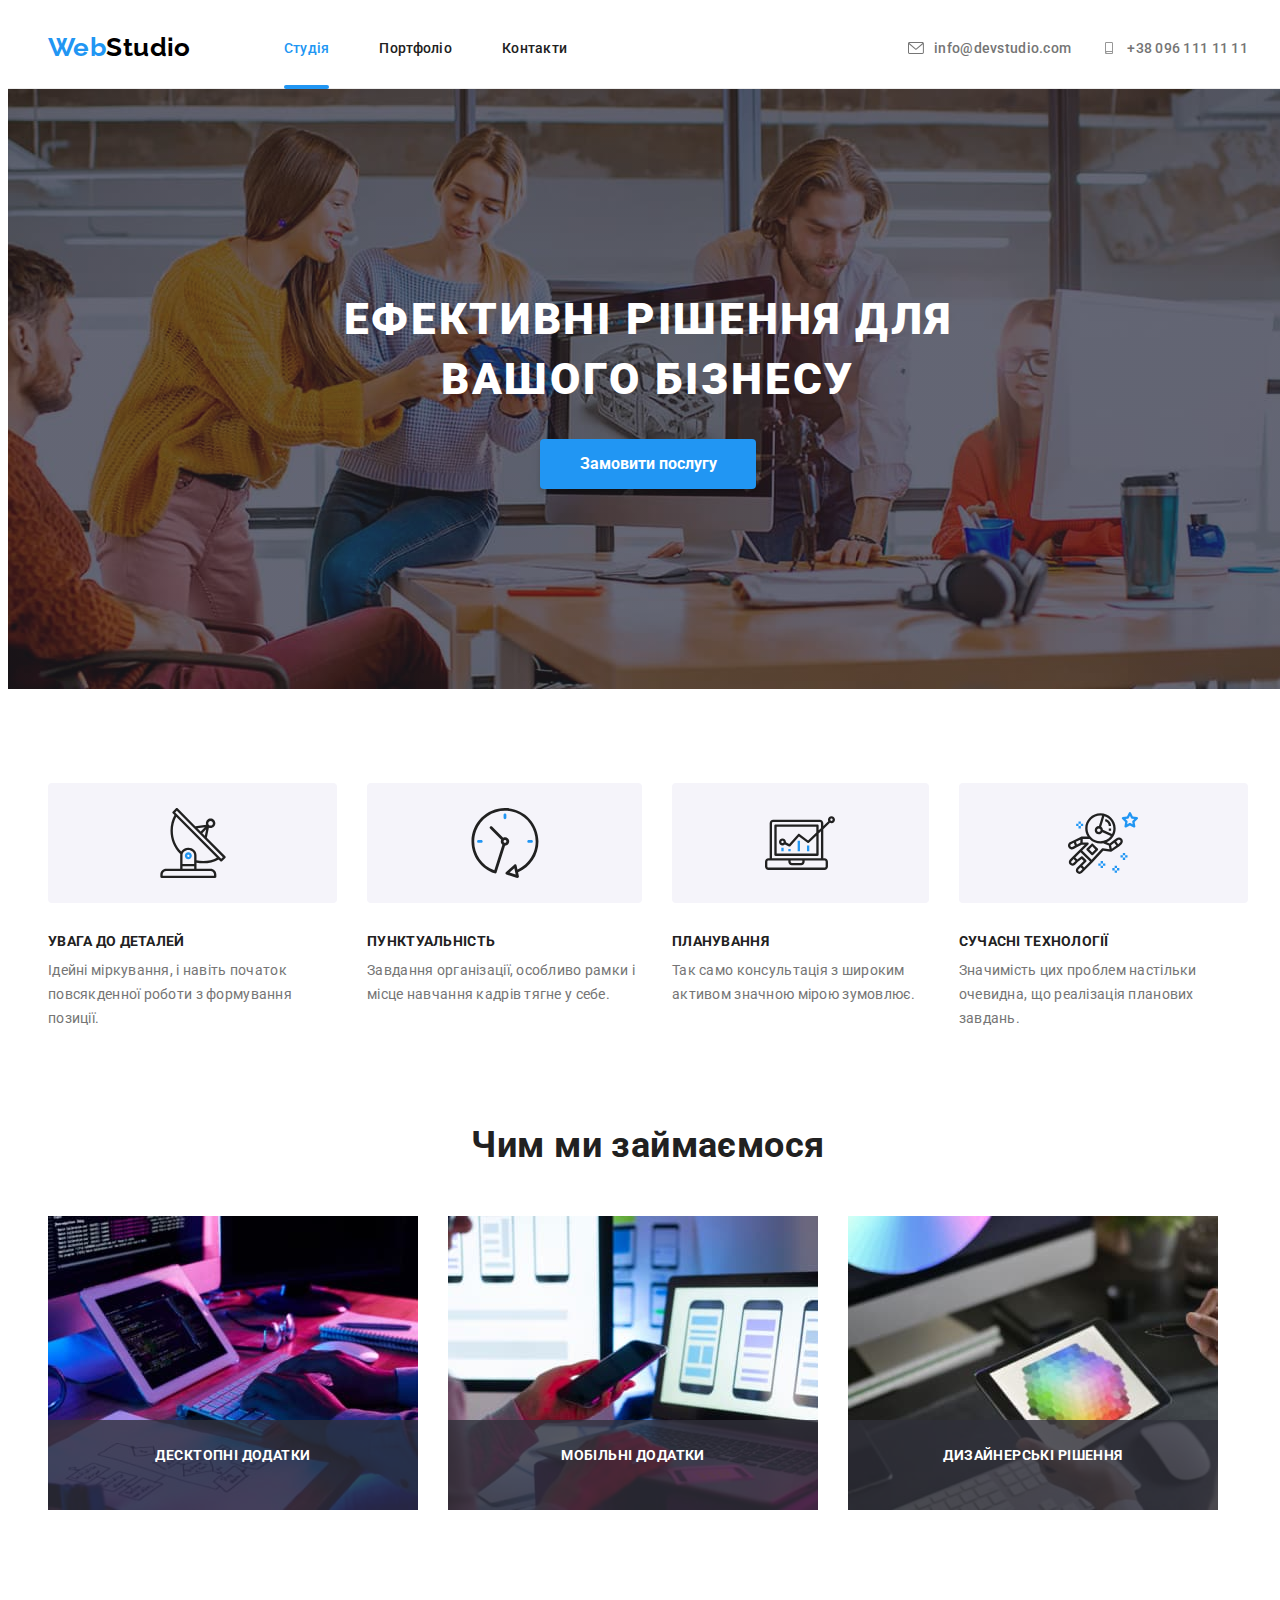
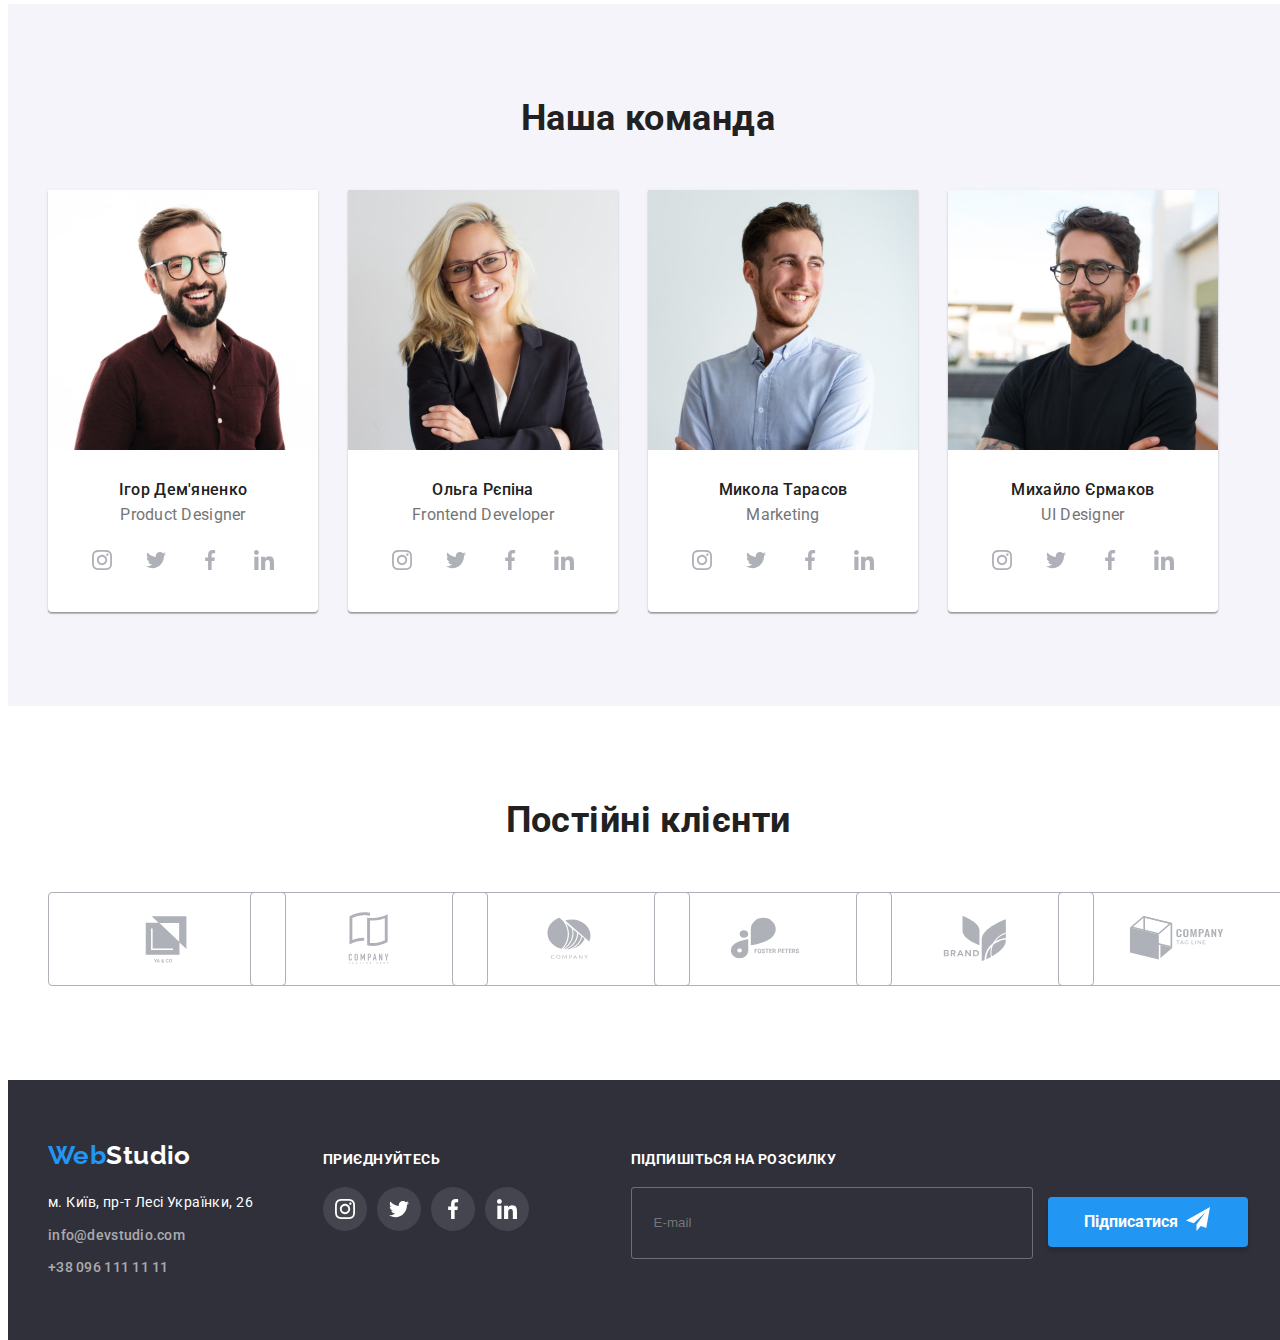
<file: index.html>
<!DOCTYPE html>
<html lang="uk">

<head>
    <meta charset="UTF-8">
    <meta http-equiv="X-UA-Compatible" content="IE=edge">
    <meta name="viewport" content="width=device-width, initial-scale=1.0">
    <title>WebStudio</title>
    <link rel="stylesheet" href="https://cdnjs.cloudflare.com/ajax/libs/modern-normalize/1.1.0/modern-normalize.min.css"
        integrity="sha512-wpPYUAdjBVSE4KJnH1VR1HeZfpl1ub8YT/NKx4PuQ5NmX2tKuGu6U/JRp5y+Y8XG2tV+wKQpNHVUX03MfMFn9Q=="
        crossorigin="anonymous" referrerpolicy="no-referrer" />
    <link rel="preconnect" href="https://fonts.googleapis.com">
    <link rel="preconnect" href="https://fonts.gstatic.com" crossorigin>
    <link
        href="https://fonts.googleapis.com/css2?family=Raleway:wght@700&family=Roboto:wght@400;500;700;900&display=swap"
        rel="stylesheet">
    <link rel="stylesheet" href="./css/style.css">
</head>

<body>
    <div class="wrapper">
        <header class="page-header">
            <div class="container site-header">
                <a href="./index.html" class="logo site-logo"><span lang="en"><span
                            class="logo accent">Web</span>Studio</span></a>
                <nav class="site-main">
                    <ul class="site-nav list">
                        <li class="item studio-item">
                            <a href="#studio" class="link current">Студія</a>
                        </li>
                        <li class="item">
                            <a href="./portfolio.html" class="link ">Портфоліо</a>
                        </li>
                        <li class="item">
                            <a href="#contacts" class="link">Контакти</a>
                        </li>
                    </ul>
                </nav>
                <ul class="site-contacts list">
                    <li class="item contacts-item">
                        <a href="mailto:info@devstudio.com" class="cont" aria-label="envelope">
                            <svg class="site-icon" width="16" height="12">
                                <use href="./images/symbol-defs.svg#icon-envelope"></use>
                            </svg>info@devstudio.com</a>
                    </li>
                    <li class="item contacts-item">
                        <a href="tel:+380961111111" class="cont" aria-label="smartphone">
                            <svg class="site-icon" width="16" height="12">
                                <use href="./images/symbol-defs.svg#icon-smartphone"></use>
                            </svg>+38 096 111 11 11</a>
                    </li>
                </ul>
            </div>
        </header>

        <main class="main">
            <!-- HERO -->
            <section class="hero">
                <div class="overlay">
                    <h1 class="hero-title" id="studio">Ефективні рішення для <br>вашого бізнесу</h1>
                    <button data-modal-open type="button" class="hero-button main-button">Замовити послугу</button>
                </div>
            </section>
            <!-- PLUSES -->
            <section class="pluses">
                <div class="container">
                    <h2 class="visually-hidden">Наші переваги</h2>
                    <ul class="list pluses-list">
                        <li class="pluses-item">
                            <div class="pluses-thumb">
                                <svg class="pluses-icon" width="70" height="70" aria-label="иконка спутниковая антена">
                                    <use href="./images/symbol-defs.svg#icon-antenna"></use>
                                </svg>
                            </div>
                            <h3 class="pluses-title">УВАГА ДО ДЕТАЛЕЙ</h3>
                            <p class="pluses-subtitle">Ідейні міркування, і навіть початок повсякденної роботи з
                                формування
                                позиції.</p>
                        </li>
                        <li class="pluses-item">
                            <div class="pluses-thumb">
                                <svg class="pluses-icon" width="70" height="70" aria-label="иконка аналоговые часы">
                                    <use href="./images/symbol-defs.svg#icon-clock"></use>
                                </svg>
                            </div>
                            <h3 class="pluses-title">ПУНКТУАЛЬНІСТЬ</h3>
                            <p class="pluses-subtitle">Завдання організації, особливо рамки і місце навчання кадрів
                                тягне у
                                себе.</p>
                        </li>
                        <li class="pluses-item">
                            <div class="pluses-thumb">
                                <svg class="pluses-icon" width="70" height="70"
                                    aria-label="иконка диаграмма на мониторе">
                                    <use href="./images/symbol-defs.svg#icon-diagram"></use>
                                </svg>
                            </div>
                            <h3 class="pluses-title">ПЛАНУВАННЯ</h3>
                            <p class="pluses-subtitle">Так само консультація з широким активом значною мірою зумовлює.
                            </p>
                        </li>
                        <li class="pluses-item">
                            <div class="pluses-thumb">
                                <svg class="pluses-icon" width="70" height="70" aria-label="иконка астронавт">
                                    <use href="./images/symbol-defs.svg#icon-astronaut"></use>
                                </svg>
                            </div>
                            <h3 class="pluses-title">СУЧАСНІ ТЕХНОЛОГІЇ</h3>
                            <p class="pluses-subtitle">Значимість цих проблем настільки очевидна, що реалізація планових
                                завдань.</p>
                        </li>
                    </ul>
                </div>
            </section>
            <!-- ACTIVITIES -->
            <section class="section activities">
                <div class="container">
                    <h2 class="heading">Чим ми займаємося</h2>
                    <ul class="list activities-list">
                        <li class="activities-elem">
                            <img src="./images/box1.jpg" alt="Процесс написання коду" width="370">
                            <div class="inner-activities">
                                <p class="white-title">Десктопні додатки</p>
                            </div>
                        </li>
                        <li class="activities-elem">
                            <img src="./images/box2.jpg" alt="Розробка макету для мобільного застосунку" width="370">
                            <div class="inner-activities">
                                <p class="white-title">Мобільні додатки</p>
                            </div>
                        </li>
                        <li class="activities-elem">
                            <img src="./images/box3.jpg" alt="Градієнт кольорів на планшеті" width="370">
                            <div class="inner-activities">
                                <p class="white-title">Дизайнерські рішення</p>
                            </div>
                        </li>
                    </ul>
                </div>
            </section>
            <!-- OUR TEAM -->
            <section class="section">
                <div class="container">
                    <h2 class="heading">Наша команда</h2>
                    <ul class="list team-list">
                        <li class="team-elem"><img src="./images/igor.jpg" alt="Ігор Дем'яненко фото" width="270"
                                class="team-img">
                            <div class="inner-container">
                                <h3 class="team-title">Ігор Дем'яненко</h3>
                                <p class="team-subtitle"><span lang="en">Product Designer</span></p>
                                <ul class="list social-list">
                                    <li class="social-item">
                                        <a href="#" class="social-link" aria-label="иконка инстаграм">
                                            <svg class="social-icon" width="20" height="20">
                                                <use href="./images/symbol-defs.svg#icon-instagram"></use>
                                            </svg>
                                        </a>
                                    </li>
                                    <li class="social-item">
                                        <a href="#" class="social-link" aria-label="иконка твиттер">
                                            <svg class="social-icon" width="20" height="20">
                                                <use href="./images/symbol-defs.svg#icon-twitter"></use>
                                            </svg>
                                        </a>
                                    </li>
                                    <li class="social-item">
                                        <a href="#" class="social-link" aria-label="иконка фейсбук">
                                            <svg class="social-icon" width="20" height="20">
                                                <use href="./images/symbol-defs.svg#icon-facebook"></use>
                                            </svg>
                                        </a>
                                    </li>
                                    <li class="social-item">
                                        <a href="#" class="social-link" aria-label="иконка линкедин">
                                            <svg class="social-icon" width="20" height="20">
                                                <use href="./images/symbol-defs.svg#icon-linkedin"></use>
                                            </svg>
                                        </a>
                                    </li>
                                </ul>
                            </div>
                        </li>
                        <li class="team-elem"><img src="./images/olya.jpg" alt="Ольга Рєпіна фото" width="270"
                                class="team-img">
                            <div class="inner-container">
                                <h3 class="team-title">Ольга Рєпіна</h3>
                                <p class="team-subtitle"><span lang="en">Frontend Developer</span></p>
                                <ul class="list social-list">
                                    <li class="social-item">
                                        <a href="#" class="social-link" aria-label="иконка инстаграм">
                                            <svg class="social-icon" width="20" height="20">
                                                <use href="./images/symbol-defs.svg#icon-instagram"></use>
                                            </svg>
                                        </a>
                                    </li>
                                    <li class="social-item">
                                        <a href="#" class="social-link" aria-label="иконка твиттер">
                                            <svg class="social-icon" width="20" height="20">
                                                <use href="./images/symbol-defs.svg#icon-twitter"></use>
                                            </svg>
                                        </a>
                                    </li>
                                    <li class="social-item">
                                        <a href="#" class="social-link" aria-label="иконка фейсбук">
                                            <svg class="social-icon" width="20" height="20">
                                                <use href="./images/symbol-defs.svg#icon-facebook"></use>
                                            </svg>
                                        </a>
                                    </li>
                                    <li class="social-item">
                                        <a href="#" class="social-link" aria-label="иконка линкедин">
                                            <svg class="social-icon" width="20" height="20">
                                                <use href="./images/symbol-defs.svg#icon-linkedin"></use>
                                            </svg>
                                        </a>
                                    </li>
                                </ul>
                            </div>
                        </li>
                        <li class="team-elem"><img src="./images/mykola.jpg" alt="Микола Тарасов фото" width="270"
                                class="team-img">
                            <div class="inner-container">
                                <h3 class="team-title">Микола Тарасов</h3>
                                <p class="team-subtitle"><span lang="en">Marketing</span></p>
                                <ul class="list social-list">
                                    <li class="social-item">
                                        <a href="#" class="social-link" aria-label="иконка инстаграм">
                                            <svg class="social-icon" width="20" height="20">
                                                <use href="./images/symbol-defs.svg#icon-instagram"></use>
                                            </svg>
                                        </a>
                                    </li>
                                    <li class="social-item">
                                        <a href="#" class="social-link" aria-label="иконка твиттер">
                                            <svg class="social-icon" width="20" height="20">
                                                <use href="./images/symbol-defs.svg#icon-twitter"></use>
                                            </svg>
                                        </a>
                                    </li>
                                    <li class="social-item">
                                        <a href="#" class="social-link" aria-label="иконка фейсбук">
                                            <svg class="social-icon" width="20" height="20">
                                                <use href="./images/symbol-defs.svg#icon-facebook"></use>
                                            </svg>
                                        </a>
                                    </li>
                                    <li class="social-item">
                                        <a href="#" class="social-link" aria-label="иконка линкедин">
                                            <svg class="social-icon" width="20" height="20">
                                                <use href="./images/symbol-defs.svg#icon-linkedin"></use>
                                            </svg>
                                        </a>
                                    </li>
                                </ul>
                            </div>
                        </li>
                        <li class="team-elem"><img src="./images/myhailo.jpg" alt="Михайло Єрмаков фото" width="270"
                                class="team-img">
                            <div class="inner-container">
                                <h3 class="team-title">Михайло Єрмаков</h3>
                                <p class="team-subtitle"><span lang="en">UI Designer</span></p>
                                <ul class="list social-list">
                                    <li class="social-item">
                                        <a href="#" class="social-link" aria-label="иконка инстаграм">
                                            <svg class="social-icon" width="20" height="20">
                                                <use href="./images/symbol-defs.svg#icon-instagram"></use>
                                            </svg>
                                        </a>
                                    </li>
                                    <li class="social-item">
                                        <a href="#" class="social-link" aria-label="иконка твиттер">
                                            <svg class="social-icon" width="20" height="20">
                                                <use href="./images/symbol-defs.svg#icon-twitter"></use>
                                            </svg>
                                        </a>
                                    </li>
                                    <li class="social-item">
                                        <a href="#" class="social-link" aria-label="иконка фейсбук">
                                            <svg class="social-icon" width="20" height="20">
                                                <use href="./images/symbol-defs.svg#icon-facebook"></use>
                                            </svg>
                                        </a>
                                    </li>
                                    <li class="social-item">
                                        <a href="#" class="social-link" aria-label="иконка линкедин">
                                            <svg class="social-icon" width="20" height="20">
                                                <use href="./images/symbol-defs.svg#icon-linkedin"></use>
                                            </svg>
                                        </a>
                                    </li>
                                </ul>
                            </div>
                        </li>
                    </ul>
                </div>
            </section>
            <!-- CLIENTS -->
            <section class="section">
                <div class="container ">
                    <h2 class="heading">Постійні клієнти</h2>
                    <ul class="list clients-list">
                        <li class="clients-item"><a href="#" class="clients-link " aria-label="company ya and co">
                                <svg class="clients-icon" width="106" height="60">
                                    <use href="./images/symbol-defs.svg#icon-ya-co"></use>
                                </svg>
                            </a>
                        </li>
                        <li class="clients-item"><a href="#" class="clients-link" aria-label="company tagline here">
                                <svg class="clients-icon" width="106" height="60">
                                    <use href="./images/symbol-defs.svg#icon-company-first"></use>
                                </svg>
                            </a>
                        </li>
                        <li class="clients-item"><a href="#" class="clients-link" aria-label="company">
                                <svg class="clients-icon" width="106" height="60">
                                    <use href="./images/symbol-defs.svg#icon-company-second"></use>
                                </svg>
                            </a>
                        </li>
                        <li class="clients-item"><a href="#" class="clients-link" aria-label="company foster peters">
                                <svg class="clients-icon" width="106" height="60">
                                    <use href="./images/symbol-defs.svg#icon-foster-peters"></use>
                                </svg>
                            </a>
                        </li>
                        <li class="clients-item"><a href="#" class="clients-link" aria-label="company brand">
                                <svg class="clients-icon" width="106" height="60">
                                    <use href="./images/symbol-defs.svg#icon-brand"></use>
                                </svg>
                            </a>
                        </li>
                        <li class="clients-item"><a href="#" class="clients-link" aria-label="company tag-line">
                                <svg class="clients-icon" width="106" height="60">
                                    <use href="./images/symbol-defs.svg#icon-tag-line"></use>
                                </svg>
                            </a>
                        </li>
                    </ul>
                </div>
            </section>
        </main>

        <footer class="footer">
            <div class="container site-footer">
                <div class="footer-address-container">
                    <a href="./index.html" class="logo bottom-logo"><span lang="en"><span
                                class="logo accent">Web</span>Studio</span></a>
                    <address class="address" id="contacts">
                        <a href="https://www.google.com/maps?q=%D0%BC.+%D0%9A%D0%B8%D1%97%D0%B2,+%D0%BF%D1%80-%D1%82+%D0%9B%D0%B5%D1%81%D1%96+%D0%A3%D0%BA%D1%80%D0%B0%D1%97%D0%BD%D0%BA%D0%B8,+26&rlz=1C1BNSD_enUA990UA990&um=1&ie=UTF-8&sa=X&ved=2ahUKEwjdwaa5x5T7AhUQuIsKHSxBDPwQ_AUoAXoECAEQAw"
                            target="_blank" rel="noopener noreferrer" class="location">м. Київ, пр-т Лесі Українки,
                            26</a>
                        <ul class="list footer-list">
                            <li class="footer-elem"><a href="mailto:info@devstudio.com"
                                    class="addr">info@devstudio.com</a>
                            </li>
                            <li class="footer-elem"><a href="tel:+380961111111" class="addr">+38 096 111 11 11</a></li>
                        </ul>
                    </address>
                </div>
                <div class="footer-social-container">
                    <p class="white-title">приєднуйтесь</p>
                    <ul class="list social-list">
                        <li class="social-item">
                            <a href="#" class="social-link footer-link" aria-label="иконка инстаграм">
                                <svg class=" footer-icon" width="20" height="20">
                                    <use href="./images/symbol-defs.svg#icon-instagram"></use>
                                </svg>
                            </a>
                        </li>
                        <li class="social-item">
                            <a href="#" class="social-link footer-link" aria-label="иконка твиттер">
                                <svg class=" footer-icon" width="20" height="20">
                                    <use href="./images/symbol-defs.svg#icon-twitter"></use>
                                </svg>
                            </a>
                        </li>
                        <li class="social-item">
                            <a href="#" class="social-link footer-link" aria-label="иконка фейсбук">
                                <svg class=" footer-icon" width="20" height="20">
                                    <use href="./images/symbol-defs.svg#icon-facebook"></use>
                                </svg>
                            </a>
                        </li>
                        <li class="social-item">
                            <a href="#" class="social-link footer-link" aria-label="иконка линкедин">
                                <svg class=" footer-icon" width="20" height="20">
                                    <use href="./images/symbol-defs.svg#icon-linkedin"></use>
                                </svg>
                            </a>
                        </li>
                    </ul>
                </div>
                <div class="footer-submit-form">
                    <p class="white-title">Підпишіться на розсилку</p>

                    <input type="email" class="form__subcribe" name="email" id="email" placeholder="E-mail" required>
                    <label for="email"></label>
                    <button type="submit" class="main-button form__button--submit">Підписатися
                        <svg class="submit-icon" width="24" height="24">
                            <use href="./images/symbol-defs.svg#icon-send"></use>
                        </svg>
                    </button>
                </div>
        </footer>
        <!-- BACKDROP -->
        <div data-modal class="backdrop is-hidden">
            <div class="modal">
                <div class="modal-container">
                    <button class="close-button" data-modal-close type="button">
                        <svg class="modal-icon" width="18" height="18" aria-label="иконка с крестиком">
                            <use href="./images/symbol-defs.svg#icon-close-black"></use>
                        </svg>
                    </button>
                </div>
                <form class="form">
                    <h2 class="form__title">Залиште свої дані, ми вам передзвонимо</h2>
                    <label for="name" class="form__label">Ім'я</label>
                    <div class="form__field">
                        <input type="text" class="form__input" name="name" id="name" required>
                        <svg class="form__icon" width="22" height="20">
                            <use href="./images/symbol-defs.svg#icon-person"></use>
                        </svg>
                    </div>
                    <label for="tel" class="form__label">Телефон</label>
                    <div class="form__field">
                        <input type="tel" class="form__input" name="tel" id="tel" required>
                        <svg class="form__icon" width="22" height="20">
                            <use href="./images/symbol-defs.svg#icon-phone"></use>
                        </svg>
                    </div>
                    <label for="mail" class="form__label">Пошта</label>
                    <div class="form__field">
                        <input type="email" class="form__input" name="mail" id="mail" required>
                        <svg class="form__icon" width="22" height="20">
                            <use href="./images/symbol-defs.svg#icon-email"></use>
                        </svg>
                    </div>
                    <div class="form__field form__field--textarea">
                        <label for="comment" class="form__label">Коментар</label>
                        <textarea class="form__comment form__input" name="comment" id="comment" rows="7"
                            placeholder="Введіть текст"></textarea>
                    </div>

                    <div class="form__checkbox">
                        <label for="checkbox" class="checkbox__label">
                            <input class="checkbox__input visually-hidden" type="checkbox" name="checkbox" id="checkbox"
                                required>
                            <svg class="checkbox__icon" width="16" height="15">
                                <use href="./images/symbol-defs.svg#icon-check"></use>
                            </svg>
                            <span class="checkbox__vector"></span>
                            <span class="checkbox__text">Погоджуюся з розсилкою та приймаю <a href=""
                                    class="checkbox__link">Умови
                                    договору</a></span>
                        </label>
                    </div>

                    <div class="form__button--container">
                        <button type="submit" class="main-button form__button--send">Відправити</button>
                    </div>
                </form>
            </div>
        </div>
    </div>
    <script src="./js/modal.js"></script>
</body>

</html>
</file>
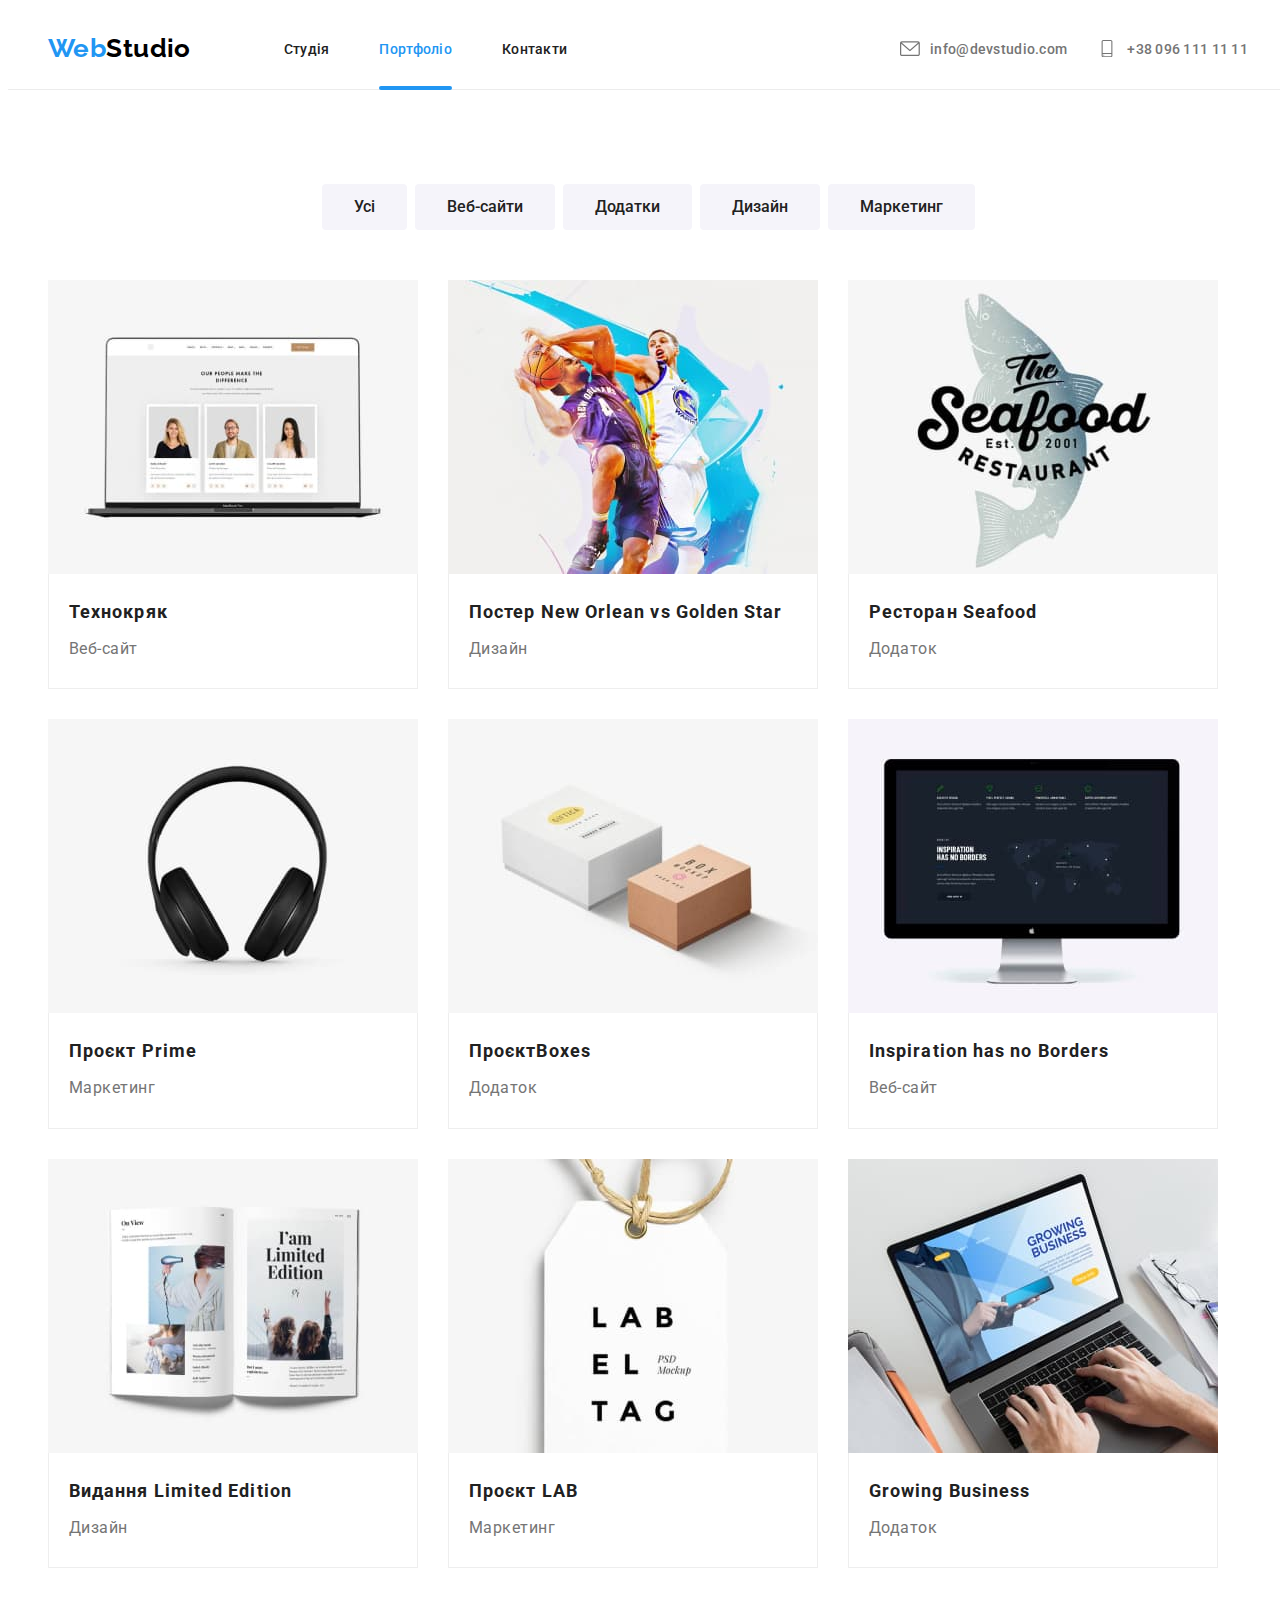
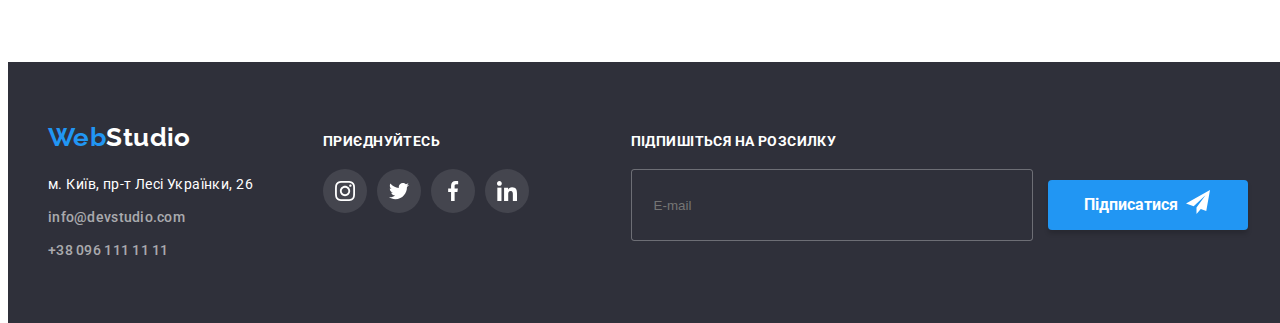
<file: portfolio.html>
<!DOCTYPE html>
<html lang="uk">

<head>
    <meta charset="UTF-8">
    <meta http-equiv="X-UA-Compatible" content="IE=edge">
    <meta name="viewport" content="width=device-width, initial-scale=1.0">

    <title>Document</title>
    <link rel="stylesheet" href="https://cdnjs.cloudflare.com/ajax/libs/modern-normalize/1.1.0/modern-normalize.min.css"
        integrity="sha512-wpPYUAdjBVSE4KJnH1VR1HeZfpl1ub8YT/NKx4PuQ5NmX2tKuGu6U/JRp5y+Y8XG2tV+wKQpNHVUX03MfMFn9Q=="
        crossorigin="anonymous" referrerpolicy="no-referrer" />
    <link rel="preconnect" href="https://fonts.googleapis.com">
    <link rel="preconnect" href="https://fonts.gstatic.com" crossorigin>
    <link
        href="https://fonts.googleapis.com/css2?family=Raleway:wght@700&family=Roboto:wght@400;500;700;900&display=swap"
        rel="stylesheet">
    <link rel="stylesheet" href="./css/style.css">
</head>

<body>
    <div class="wrapper">
        <header class="page-header">
            <div class="container site-header">
                <a href="./index.html" class="logo site-logo"><span lang="en"><span
                            class="logo accent">Web</span>Studio</span></a>
                <nav class="site-main">
                    <ul class="site-nav list">
                        <li class="item">
                            <a href="./index.html" class="link">Студія</a>
                        </li>
                        <li class="item studio-item">
                            <a href="#portfolio" class="link current">Портфоліо</a>
                        </li>
                        <li class="item">
                            <a href="#contacts" class="link">Контакти</a>
                        </li>
                    </ul>
                </nav>
                <ul class="site-contacts list">
                    <li class="item contacts-item">
                        <a href="mailto:info@devstudio.com" class="cont site-link" aria-label="envelope">
                            <svg class="site-icon" width="20" height="17.3">
                                <use href="./images/symbol-defs.svg#icon-envelope"></use>
                            </svg>info@devstudio.com</a>
                    </li>
                    <li class="item contacts-item">
                        <a href="tel:+380961111111" class="cont site-link" aria-label="smartphone">
                            <svg class="site-icon" width="20" height="17.3">
                                <use href="./images/symbol-defs.svg#icon-smartphone"></use>
                            </svg>+38 096 111 11 11</a>
                    </li>
                </ul>
            </div>
        </header>

        <main class="main">
            <section class="gallery">
                <div class="container gallery-container">
                    <h1 class="visually-hidden">Фільтр по елементам галереї</h1>
                    <ul class="list filter-list">
                        <li class="filter-item">
                            <button type="button" class="button">Усі</button>
                        </li>
                        <li class="filter-item">
                            <button type="button" class="button">Веб-сайти</button>
                        </li>
                        <li class="filter-item">
                            <button type="button" class="button">Додатки</button>
                        </li>
                        <li class="filter-item">
                            <button type="button" class="button">Дизайн</button>
                        </li>
                        <li class="filter-item">
                            <button type="button" class="button">Маркетинг</button>
                        </li>
                    </ul>
                    <h2 class="visually-hidden" id="portfolio">Галерея <span lang="en">WebStudio</span></h2>
                    <ul class="list gallery-portfolio">
                        <li class="gallery-elem">
                            <a href="" class="link gallery-elem-link">
                                <div class="gallery-thumb">
                                    <img src="./images/leptop.jpg" alt="Сторінка сайту Технокряк" width="370">
                                    <div class="gallery-overlay">
                                        <p class="gallery-info">Ресурс пропонує комплексні пропозиції з різним рівнем
                                            функціоналу та сервісів. Все це дозволить відвідувачу отримати
                                            вичерпні відомості про компанію <br>чи приватну особу</p>
                                    </div>
                                </div>
                                <div class="gallery-border-container">
                                    <h3 class="gallery-title">Технокряк</h3>
                                    <p class="gallery-subtitle">Веб-сайт</p>
                                </div>
                            </a>
                        </li>
                        <li class="gallery-elem">
                            <a href="" class="link gallery-elem-link">
                                <div class="gallery-thumb">
                                    <img src="./images/new-orlean.jpg" alt="Постер" width="370">
                                    <div class="gallery-overlay">
                                        <p class="gallery-info">Ресурс пропонує комплексні пропозиції з різним рівнем
                                            функціоналу та сервісів. Все це дозволить відвідувачу отримати
                                            вичерпні відомості про компанію <br>чи приватну особу</p>
                                    </div>
                                </div>
                                <div class="gallery-border-container">
                                    <h3 class="gallery-title">Постер <span lang="en">New Orlean vs Golden
                                            Star</span>
                                    </h3>
                                    <p class="gallery-subtitle">Дизайн</p>
                                </div>

                            </a>
                        </li>
                        <li class="gallery-elem">
                            <a href="" class="link gallery-elem-link">
                                <div class="gallery-thumb">
                                    <img src="./images/seafood.jpg" alt="Логотип" width="370">
                                    <div class="gallery-overlay">
                                        <p class="gallery-info">Ресурс пропонує комплексні пропозиції з різним рівнем
                                            функціоналу та сервісів. Все це дозволить відвідувачу отримати
                                            вичерпні відомості про компанію <br>чи приватну особу</p>
                                    </div>
                                </div>
                                <div class="gallery-border-container">
                                    <h3 class="gallery-title">Ресторан <span lang="en">Seafood</span> </h3>
                                    <p class="gallery-subtitle">Додаток</p>
                                </div>
                            </a>
                        </li>
                        <li class="gallery-elem">
                            <a href="" class="link gallery-elem-link">
                                <div class="gallery-thumb">
                                    <img src="./images/headphones.jpg" alt="Навушники" width="370">
                                    <div class="gallery-overlay">
                                        <p class="gallery-info">Ресурс пропонує комплексні пропозиції з різним рівнем
                                            функціоналу та сервісів. Все це дозволить відвідувачу отримати
                                            вичерпні відомості про компанію <br>чи приватну особу</p>
                                    </div>
                                </div>
                                <div class="gallery-border-container">
                                    <h3 class="gallery-title">Проєкт <span lang="en">Prime</span></h3>
                                    <p class="gallery-subtitle">Маркетинг</p>
                                </div>
                            </a>
                        </li>
                        <li class="gallery-elem">
                            <a href="" class="link gallery-elem-link">
                                <div class="gallery-thumb">
                                    <img src="./images/boxes.jpg" alt="Коробки" width="370">
                                    <div class="gallery-overlay">
                                        <p class="gallery-info">Ресурс пропонує комплексні пропозиції з різним рівнем
                                            функціоналу та сервісів. Все це дозволить відвідувачу отримати
                                            вичерпні відомості про компанію <br>чи приватну особу</p>
                                    </div>
                                </div>
                                <div class="gallery-border-container">
                                    <h3 class="gallery-title">Проєкт<span lang="en">Boxes</span></h3>
                                    <p class="gallery-subtitle">Додаток</p>
                                </div>

                            </a>
                        </li>
                        <li class="gallery-elem">
                            <a href="" class="link gallery-elem-link">
                                <div class="gallery-thumb">
                                    <img src="./images/monitor.jpg" alt="Монітор" width="370">
                                    <div class="gallery-overlay">
                                        <p class="gallery-info">Ресурс пропонує комплексні пропозиції з різним рівнем
                                            функціоналу та сервісів. Все це дозволить відвідувачу отримати
                                            вичерпні відомості про компанію <br>чи приватну особу</p>
                                    </div>
                                </div>
                                <div class="gallery-border-container">
                                    <h3 class="gallery-title"><span lang="en">Inspiration has no Borders</span></h3>
                                    <p class="gallery-subtitle">Веб-сайт</p>
                                </div>

                            </a>
                        </li>
                        <li class="gallery-elem">
                            <a href="" class="link gallery-elem-link">
                                <div class="gallery-thumb">
                                    <img src="./images/book.jpg" alt="Розгорнутий журнал" width="370">
                                    <div class="gallery-overlay">
                                        <p class="gallery-info">Ресурс пропонує комплексні пропозиції з різним рівнем
                                            функціоналу та сервісів. Все це дозволить відвідувачу отримати
                                            вичерпні відомості про компанію <br>чи приватну особу</p>
                                    </div>
                                </div>
                                <div class="gallery-border-container">
                                    <h3 class="gallery-title">Видання <span lang="en">Limited Edition</span></h3>
                                    <p class="gallery-subtitle">Дизайн</p>
                                </div>

                            </a>
                        </li>
                        <li class="gallery-elem">
                            <a href="" class="link gallery-elem-link">
                                <div class="gallery-thumb">
                                    <img src="./images/lab.jpg" alt="Постер" width="370">
                                    <div class="gallery-overlay">
                                        <p class="gallery-info">Ресурс пропонує комплексні пропозиції з різним рівнем
                                            функціоналу та сервісів. Все це дозволить відвідувачу отримати
                                            вичерпні відомості про компанію <br>чи приватну особу</p>
                                    </div>
                                </div>
                                <div class="gallery-border-container">
                                    <h3 class="gallery-title">Проєкт <span lang="en">LAB</span></h3>
                                    <p class="gallery-subtitle">Маркетинг</p>
                                </div>

                            </a>
                        </li>
                        <li class="gallery-elem">
                            <a href="" class="link gallery-elem-link">
                                <div class="gallery-thumb">
                                    <img src="./images/business.jpg" alt="Робота за ноутбуком" width="370">
                                    <div class="gallery-overlay">
                                        <p class="gallery-info">Ресурс пропонує комплексні пропозиції з різним рівнем
                                            функціоналу та сервісів. Все це дозволить відвідувачу отримати
                                            вичерпні відомості про компанію <br>чи приватну особу</p>
                                    </div>
                                </div>
                                <div class="gallery-border-container">
                                    <h3 class="gallery-title"><span lang="en">Growing Business</span></h3>
                                    <p class="gallery-subtitle">Додаток</p>
                                </div>
                            </a>
                        </li>
                    </ul>
                </div>
            </section>
        </main>

        <footer class="footer">
            <div class="container site-footer">
                <div class="footer-address-container">
                    <a href="./index.html" class="logo bottom-logo"><span lang="en"><span
                                class="logo accent">Web</span>Studio</span></a>
                    <address class="address" id="contacts">
                        <a href="https://www.google.com/maps?q=%D0%BC.+%D0%9A%D0%B8%D1%97%D0%B2,+%D0%BF%D1%80-%D1%82+%D0%9B%D0%B5%D1%81%D1%96+%D0%A3%D0%BA%D1%80%D0%B0%D1%97%D0%BD%D0%BA%D0%B8,+26&rlz=1C1BNSD_enUA990UA990&um=1&ie=UTF-8&sa=X&ved=2ahUKEwjdwaa5x5T7AhUQuIsKHSxBDPwQ_AUoAXoECAEQAw"
                            target="_blank" rel="noopener noreferrer" class="location">м. Київ, пр-т Лесі Українки,
                            26</a>
                        <ul class="list footer-list">
                            <li class="footer-elem"><a href="mailto:info@devstudio.com"
                                    class="addr">info@devstudio.com</a>
                            </li>
                            <li class="footer-elem"><a href="tel:+380961111111" class="addr">+38 096 111 11 11</a></li>
                        </ul>
                    </address>
                </div>
                <div class="footer-social-container">
                    <p class="white-title">приєднуйтесь</p>
                    <ul class="list social-list">
                        <li class="social-item">
                            <a href="#" class="social-link footer-link" aria-label="иконка инстаграм">
                                <svg class=" footer-icon" width="20" height="20">
                                    <use href="./images/symbol-defs.svg#icon-instagram"></use>
                                </svg>
                            </a>
                        </li>
                        <li class="social-item">
                            <a href="#" class="social-link footer-link" aria-label="иконка твиттер">
                                <svg class=" footer-icon" width="20" height="20">
                                    <use href="./images/symbol-defs.svg#icon-twitter"></use>
                                </svg>
                            </a>
                        </li>
                        <li class="social-item">
                            <a href="#" class="social-link footer-link" aria-label="иконка фейсбук">
                                <svg class=" footer-icon" width="20" height="20">
                                    <use href="./images/symbol-defs.svg#icon-facebook"></use>
                                </svg>
                            </a>
                        </li>
                        <li class="social-item">
                            <a href="#" class="social-link footer-link" aria-label="иконка линкедин">
                                <svg class=" footer-icon" width="20" height="20">
                                    <use href="./images/symbol-defs.svg#icon-linkedin"></use>
                                </svg>
                            </a>
                        </li>
                    </ul>
                </div>
                <div class="footer-submit-form">
                    <p class="white-title">Підпишіться на розсилку</p>
                    <input type="email" class="form__subcribe" name="email" id="email" placeholder="E-mail" required>
                    <label for="email"></label>
                    <button type="submit" class="main-button form__button--submit">Підписатися
                        <svg class="submit-icon" width="24" height="24">
                            <use href="./images/symbol-defs.svg#icon-send"></use>
                        </svg>
                    </button>
                </div>
        </footer>
    </div>

</body>

</html>
</file>
<file: css/style.css>
:root {
    --primary-text-color: #212121;
    --sec-text-color: #757575;
    --logo-top: #000000;
    --accent-color: #2196f3;
    --primary-white-color: #ffffff;
    --primary-bg-color: #f5f5f5;
    --sec-bg-color: #f5f4fa;
    --footer-bg-color: #2f303a;
    --social-color: #afb1b8;
    --header-border-color: #ececec;
    --strong-color: #212121;
    --form-text: #2a2a2a;

    --backdrop-bg-color: rgba(0, 0, 0, 0.2);
    --social-bg-color: rgba(255, 255, 255, 0.1);
    --border-gray: rgba(255, 255, 255, 0.3);
    --overlay-bg: rgba(33, 150, 243, 0.9);
    --footer-contacts-color: rgba(255, 255, 255, 0.6);
    --inner-container-bg: rgba(47, 48, 58, 0.8);
    --border-color: rgba(0, 0, 0, 0.1);
    --form-border-input: rgba(33, 33, 33, 0.2);

    --timiming-function: 250ms cubic-bezier(0.4, 0, 0.2, 1);
}
/* Oбнулениe */
h1,
h2,
h3,
h4,
p {
    margin-top: 0;
}
html,
body {
    width: 100%;
    height: 100%;
}
button {
    border: 0;
    padding: 0;
    margin: 0;
    font-family: inherit;
    background-color: transparent;
    cursor: pointer;
}
.wrapper {
    min-height: 100%;
    display: flex;
    flex-direction: column;
}
.list {
    list-style: none;
    padding: 0;
    margin: 0;
    letter-spacing: 0.02em;
    font-weight: 500;
}
.link {
    text-decoration: none;
    color: inherit;
}
img {
    display: block;
    max-width: 100%;
    height: auto;
}
address {
    font-style: normal;
    line-height: 1.7;
}
nav,
footer,
header,
aside {
    display: block;
}

body {
    color: var(--primary-text-color);
    font-family: Roboto, sans-serif;
    font-size: 14px;
    font-weight: 400;
    line-height: 1.15;
    letter-spacing: 0.03em;
}
.container {
    margin-left: auto;
    margin-right: auto;
    width: 1200px;
    padding: 0 15px;
}

/* HEADER Logo */
.page-header {
    border-bottom: 1px solid var(--header-border-color);
}
.site-header {
    display: flex;
    align-items: center;
}
.logo {
    color: var(--primary-white-color);
    font-family: Raleway, sans-serif;
    text-decoration: none;
    font-weight: 700;
    font-size: 26px;
    line-height: 1.2;
}
.logo.site-logo {
    display: flex;
    color: var(--logo-top);
}
.logo.accent {
    color: var(--accent-color);
}
.current {
    color: var(--accent-color);
}
/* Site nav */
.site-main {
    display: flex;
    align-items: center;
    margin-left: 93px;
}
.site-nav {
    display: flex;
}
.studio-item {
    position: relative;
}
.link.current {
    display: block;
    color: var(--accent-color);
}
.link.current::after {
    content: "";
    display: block;
    position: absolute;
    bottom: -1px;
    left: 0;
    width: 100%;
    height: 4px;
    border-radius: 2px;
    background-color: var(--accent-color);
}
.site-nav .link {
    transition: color var(--timiming-function);
}
.site-nav .item + .item {
    margin-left: 50px;
}
.site-contacts .item + .item {
    margin-left: 30px;
}
.site-nav .link,
.site-contacts .cont {
    display: inline-flex;
    padding-top: 32px;
    padding-bottom: 32px;
}
.site-contacts {
    display: flex;
    margin-left: auto;
}
.site-contacts .cont {
    display: inline-flex;
    color: var(--sec-text-color);
    text-decoration: none;
}
.site-icon {
    margin-right: 10px;
}
.link:hover,
.link:focus,
.addr:hover,
.addr:focus,
.cont:hover,
.cont:focus {
    color: var(--accent-color);
}
.cont {
    align-items: center;
    color: var(--sec-text-color);
    fill: currentColor;
    transition: color var(--timiming-function);
}
.cont:hover {
    color: var(--accent-color);
    fill: currentColor;
    transition: color var(--timiming-function);
}
.contacts-item {
    display: inline-flex;
    align-items: center;
}

/* MAIN */
/* Bigblock */
.main {
    flex: 1 1 auto;
}
.hero {
    text-align: center;
    text-align: center;
    margin-left: auto;
    margin-right: auto;
}
.overlay {
    padding-bottom: 200px;
    padding-top: 200px;
    max-width: 1600px;
    margin-left: auto;
    margin-right: auto;
    background-image: linear-gradient(to right, rgba(47, 48, 58, 0.4), rgba(47, 48, 58, 0.4)),
        url("../images/cover.jpg");
    background-repeat: no-repeat;
    background-position: center;
    background-size: contain 0;
}
.hero-title {
    margin-top: 0;
    margin-bottom: 30px;

    color: var(--primary-white-color);
    font-weight: 900;
    font-size: 44px;
    line-height: calc(60 / 44);
    letter-spacing: 0.06em;
    text-transform: uppercase;
}
.main-button {
    text-align: center;
    border-radius: 4px;
    background-color: var(--accent-color);
    color: var(--primary-white-color);
    box-shadow: 0px 4px 4px rgba(0, 0, 0, 0.15);
    font-weight: 700;
    font-size: 16px;
    line-height: calc(30 / 16);
}
.hero-button {
    padding: 10px 32px;
    min-width: 216px;
}

/* Pluses */
.visually-hidden {
    position: absolute;
    width: 1px;
    height: 1px;
    margin: -1px;
    border: 0;
    padding: 0;

    white-space: nowrap;
    clip-path: inset(100%);
    clip: rect(0 0 0 0);
    overflow: hidden;
}
.pluses {
    padding-top: 94px;
}
.pluses-list {
    display: flex;
    gap: 30px;
}
.pluses-thumb {
    display: flex;
    align-items: center;
    justify-content: center;
    margin-bottom: 30px;
    height: 120px;
    background: var(--sec-bg-color);
    border-radius: 4px;
}
.pluses-title {
    margin-bottom: 10px;
    color: var(--primary-text-color);
    font-size: 14px;
    font-weight: 700;
    line-height: 1.15;
}
.pluses-subtitle {
    color: var(--sec-text-color);
    font-size: 14px;
    font-weight: 400;
    line-height: 1.7;
    margin-bottom: 0;
}
/* Activities */
.section {
    padding-top: 94px;
    padding-bottom: 94px;
    text-align: center;
}
.section:nth-child(2n) {
    background-color: var(--sec-bg-color);
}
.heading {
    margin-bottom: 50px;
    color: var(--primary-text-color);
    font-weight: 700;
    font-size: 36px;
    line-height: 1.16;
}
.activities-list {
    display: flex;
    gap: 30px;
}
.activities-elem {
    position: relative;
    overflow: hidden;
}
.inner-activities {
    position: absolute;
    bottom: 0;
    left: 0;
    min-width: 100%;
    background-color: var(--inner-container-bg);
    padding: 27px 0;
}
/* Team */
.team-list {
    display: flex;
    gap: 30px;
}
.team-elem {
    width: 270px;
    background-color: var(--primary-white-color);
    box-shadow: 0px 1px 3px rgba(0, 0, 0, 0.12), 0px 1px 1px rgba(0, 0, 0, 0.14), 0px 2px 1px rgba(0, 0, 0, 0.2);
    border-radius: 0px 0px 4px 4px;
}
.inner-container {
    padding: 30px 32px;
}
.team-title {
    margin-bottom: 10px;
    font-weight: 500;
    font-size: 16px;
    line-height: 1.19;
}
.team-subtitle {
    color: var(--sec-text-color);
    font-weight: 400;
    font-size: 16px;
    line-height: 0.8;
}
.social-list {
    display: flex;
    gap: 10px;
}
.social-item {
}
.social-link {
    display: flex;
    flex-direction: row;
    align-items: center;
    justify-content: center;
    width: 44px;
    height: 44px;
    border-radius: 50%;

    background-color: var(--primary-white-color);
    color: var(--social-color);
    transition: background-color var(--timiming-function), color var(--timiming-function);
}
.social-link:hover,
.social-link:focus {
    background-color: var(--accent-color);
    color: #ffffff;
    transition: background-color var(--timiming-function), color var(--timiming-function);
}
.social-icon {
    fill: currentColor;
}
/* CLIENTS */

.clients-list {
    display: flex;
    align-items: center;
    gap: 30px;
}
.clients-item {
}
.clients-link {
    display: flex;
    align-items: center;
    justify-content: center;
    width: 100%;
    height: 100%;
    border: 1px solid var(--social-color);
    border-radius: 4px;
    padding: 16px 32px;
    color: var(--social-color);

    transition: color var(--timiming-function), border var(--timiming-function);
}
.clients-link:hover,
.clients-link:focus {
    border-color: var(--accent-color);
    color: var(--accent-color);
}
.clients-icon {
    fill: currentColor;
}
.clients-icon:hover,
.clients-icon:focus {
    fill: currentColor;
}
/* FILTER */
.gallery-container {
    padding: 94px 0;
}
.filter-list {
    margin-bottom: 50px;
    display: flex;
    justify-content: center;
    gap: 8px;
}
.filter-item {
    display: flex;
}
.button {
    min-width: 73px;
    padding: 10px 32px;
    /* border: 1px solid transparent; */
    border-radius: 4px;
    background-color: var(--sec-bg-color);
    color: var(--primary-text-color);

    font-weight: 500;
    font-size: 16px;
    line-height: 1.6;
    text-align: center;
    transition: background-color var(--timiming-function), box-shadow var(--timiming-function),
        color var(--timiming-function), box-shadow var(--timiming-function);
}
.button:hover,
.button:focus {
    background-color: var(--accent-color);
    color: var(--primary-white-color);
    box-shadow: 0px 3px 1px rgba(0, 0, 0, 0.1), 0px 1px 2px rgba(0, 0, 0, 0.08), 0px 2px 2px rgba(0, 0, 0, 0.12);
    transition: background-color var(--timiming-function), box-shadow var(--timiming-function),
        color var(--timiming-function), box-shadow var(--timiming-function);
}
/* GALLEREY */
.gallery {
}
.gallery-portfolio {
    display: flex;
    flex-wrap: wrap;
}
.gallery-elem {
    min-width: 370px;
    margin-right: 30px;
    margin-bottom: 30px;
}
.gallery-elem-link {
    display: block;
    transition: box-shadow var(--timiming-function), transform var(--timiming-function),
        opacity var(--timiming-function);
}
.gallery-elem-link:hover,
.gallery-elem-link:focus {
    box-shadow: 0px 1px 1px rgba(0, 0, 0, 0.12), 0px 4px 4px rgba(0, 0, 0, 0.06), 1px 4px 6px rgba(0, 0, 0, 0.16);
    transition: box-shadow var(--timiming-function), transform var(--timiming-function),
        opacity var(--timiming-function);
}
.gallery-elem-link:hover .gallery-overlay,
.gallery-elem-link:focus .gallery-overlay {
    transform: translateY(0);
    opacity: 1;
}
.gallery-elem:nth-child(3n) {
    margin-right: 0;
}
.gallery-elem:nth-last-child(-n + 3) {
    margin-bottom: 0;
}

.gallery-border-container {
    border: 1px solid #eeeeee;
    border-top: none;
    padding: 20px 0 24px 20px;
}
.gallery-title {
    margin-bottom: 4px;
    color: var(--primary-text-color);
    font-weight: 700;
    font-size: 18px;
    line-height: 2;
    letter-spacing: 0.06em;
}
.gallery-subtitle {
    color: var(--sec-text-color);
    font-weight: 400;
    font-size: 16px;
    line-height: 1.9;
    letter-spacing: 0.03em;
    margin-bottom: 0;
}
.gallery-thumb {
    position: relative;
    overflow: hidden;
    width: 100%;
}
.gallery-thumb:hover::after {
    content: "";
    opacity: 0;
}
.gallery-overlay {
    position: absolute;
    top: 0;
    left: 0;
    width: 100%;
    height: 100%;

    margin: 0;
    padding: 63px 24px;

    background-color: var(--overlay-bg);
    transform: translateY(100%);
    opacity: 0;
    transition: transform var(--timiming-function), opacity var(--timiming-function);
}
.gallery-info {
    position: absolute;
    font-weight: 400;
    font-size: 18px;
    line-height: calc(28 / 18);
    letter-spacing: 0.03em;
    color: var(--primary-white-color);
}
/* FOOTER */
.footer {
    padding-top: 60px;
    padding-bottom: 60px;
    background-color: var(--footer-bg-color);
}
.site-footer {
    display: flex;
    align-items: baseline;
}
.bottom-logo {
    display: block;
    margin-bottom: 20px;
}
.location {
    display: block;
    color: var(--primary-white-color);
    text-decoration: none;
    font-weight: 400;
    margin-bottom: 9px;
}
.addr {
    color: var(--footer-contacts-color);
    text-decoration: none;
    transition: color var(--timiming-function);
}
.addr:hover,
.addr:focus {
    transition: color var(--timiming-function);
}
.footer-elem:not(:last-child) {
    margin-bottom: 9px;
}
.footer-social-container {
    margin-left: 70px;
}
.footer-submit-form {
    margin-left: auto;
}
.footer-submit-button {
}
.white-title {
    font-weight: 700;
    font-size: 14px;
    line-height: calc(16 / 14);
    letter-spacing: 0.03em;
    text-transform: uppercase;
    color: var(--primary-white-color);
    margin: 0;
    margin-bottom: 20px;
}

.footer-link {
    background-color: var(--social-bg-color);
    color: var(--primary-white-color);
    transition: color var(--timiming-function), background-color var(--timiming-function);
}
.footer-link:hover,
.footer-link:focus {
    transition: color var(--timiming-function), background-color var(--timiming-function);
}
.footer-icon {
    fill: var(--primary-white-color);
}
/* FORM */
.form__subcribe {
    padding-left: 22px;
    margin-right: 12px;
    min-width: 358px;
    min-height: 50px;
    background-color: inherit;
    border-color: var(--border-gray);
}
.form__subcribe:focus {
    color: var(--border-gray);
}
.form__button--submit {
    position: relative;
    padding: 10px 62px 10px 28px;
    min-width: 200px;
}
.submit-icon {
    position: absolute;
    right: 38px;
    fill: var(--primary-white-color);
}
/* BACKDROP */
.backdrop {
    position: fixed;
    top: 0;
    left: 0;
    width: 100%;
    height: 100%;
    background-color: var(--backdrop-bg-color);

    opacity: 1;
    transition: opacity var(--timiming-function);
}
.backdrop.is-hidden {
    opacity: 0;
    pointer-events: none;
}
.backdrop.is-hidden .modal {
    transform: translate(-50%, -50%) scale(1.3);
}
.modal {
    position: absolute;
    top: 50%;
    left: 50%;
    min-width: 528px;
    min-height: 581px;
    padding: 40px;

    background-color: var(--primary-white-color);
    box-shadow: 0px 1px 3px rgba(0, 0, 0, 0.12), 0px 1px 1px rgba(0, 0, 0, 0.14), 0px 2px 1px rgba(0, 0, 0, 0.2);
    border-radius: 4px;

    transform: translate(-50%, -50%) scale(1);
    transition: transform var(--timiming-function);
}
.modal-container {
    position: relative;
    width: 100%;
    height: 100%;
}
/* CLOSE_BUTTON */
.close-button {
    display: flex;
    align-items: center;
    justify-content: center;

    position: absolute;
    top: -32px;
    right: -32px;
    width: 30px;
    height: 30px;
    border: 1px solid var(--border-color);
    border-radius: 50%;
    transition: color var(--timiming-function);
}
.close-button:hover,
.close-button:focus {
    background-color: transparent;
    color: var(--accent-color);
    transition: color var(--timiming-function);
}
.modal-icon {
    fill: currentColor;
    transition: color var(--timiming-function);
}
.modal-icon:hover,
.modal-icon:focus {
    color: inherit;
    transition: color var(--timiming-function);
}
/* FORM */

.form__title {
    display: flex;
    align-items: center;
    justify-content: center;
    margin-bottom: 12px;
    font-weight: 700;
    font-size: 20px;
    line-height: calc(23 / 20);
    color: var(--strong-color);
}

.form__checkbox {
    display: flex;
    align-items: center;
    margin-bottom: 30px;
}
.checkbox__label {
    position: relative;
}
.form__label,
.checkbox__text {
    display: block;
    margin-bottom: 4px;
    font-size: 12px;
    line-height: сalc(14/12);
    letter-spacing: 0.01em;
    color: var(--sec-text-color);
}
.checkbox__text {
    margin-bottom: 0;
    margin-left: 35px;
}
.checkbox__link {
    color: var(--accent-color);
    text-decoration: underline;
}
.checkbox__vector {
    position: absolute;
    top: 0;
    left: 12px;
    display: block;
    width: 16px;
    height: 15px;
    border: 2px solid #000;
    border-radius: 2px;
    transition: opacity var(--timiming-function);
}
.checkbox__input:checked + .checkbox__icon {
    opacity: 1;
}
.checkbox__input:checked ~ .checkbox__vector {
    opacity: 0;
}
.checkbox__icon {
    opacity: 0;
    position: absolute;
    left: 12px;
    transition: opacity var(--timiming-function);
}

.checkbox__input {
    overflow: hidden;
}

.form__field {
    display: flex;
    flex-direction: column;
    margin-bottom: 10px;
    width: 100%;
    position: relative;
    margin-bottom: 10px;
}
.form__field--textarea {
    margin-bottom: 20px;
}
.form__icon {
    position: absolute;
    left: 12px;
    top: 50%;
    transform: translateY(-50%);
    display: inline-block;
    fill: currentColor;
    transition: fill var(--timiming-function);
}

.form__icon:hover,
.form__icon:focus {
    fill: var(--accent-color);
    transition: fill var(--timiming-function);
}

.form__icon--input {
    display: inline-block;
    width: 16px;
    height: 15px;
    background-color: var(--primary-white-color);
    border-radius: 3px;
    border: 2px solid var(--form-border-input);
}
.form__label--checkbox {
    display: flex;
    flex-direction: row;
    align-items: baseline;
    margin-bottom: 30px;
}
.form__input--link {
    display: block;
}
.form__input:hover + .form__icon,
.form__input:focus + .form__icon {
    fill: #2196f3;
    border-color: var(--accent-color);
    transition: border-color var(--timiming-function);
}

.form__input:hover,
.form__input:focus {
    border-color: var(--accent-color);
    transition: border-color var(--timiming-function);
}
input {
    padding: 10px 20px;
    padding-left: 42px;
    border-radius: 3px;
    border: 1px solid var(--form-border-input);
    outline-width: 0;
    transition: border-color var(--timiming-function);
}
textarea {
    resize: none;
    padding: 10px 20px;
    border-radius: 3px;
    border: 1px solid var(--form-border-input);
    outline-width: 0;
    transition: border-color var(--timiming-function);
}

.form__link {
    color: var(--accent-color);
    text-decoration: underline;
}
.form__button--container {
    display: flex;
    align-items: center;
    justify-content: center;
}
.form__button--send {
    min-width: 200px;
    padding: 10px 28px;
}
</file>
